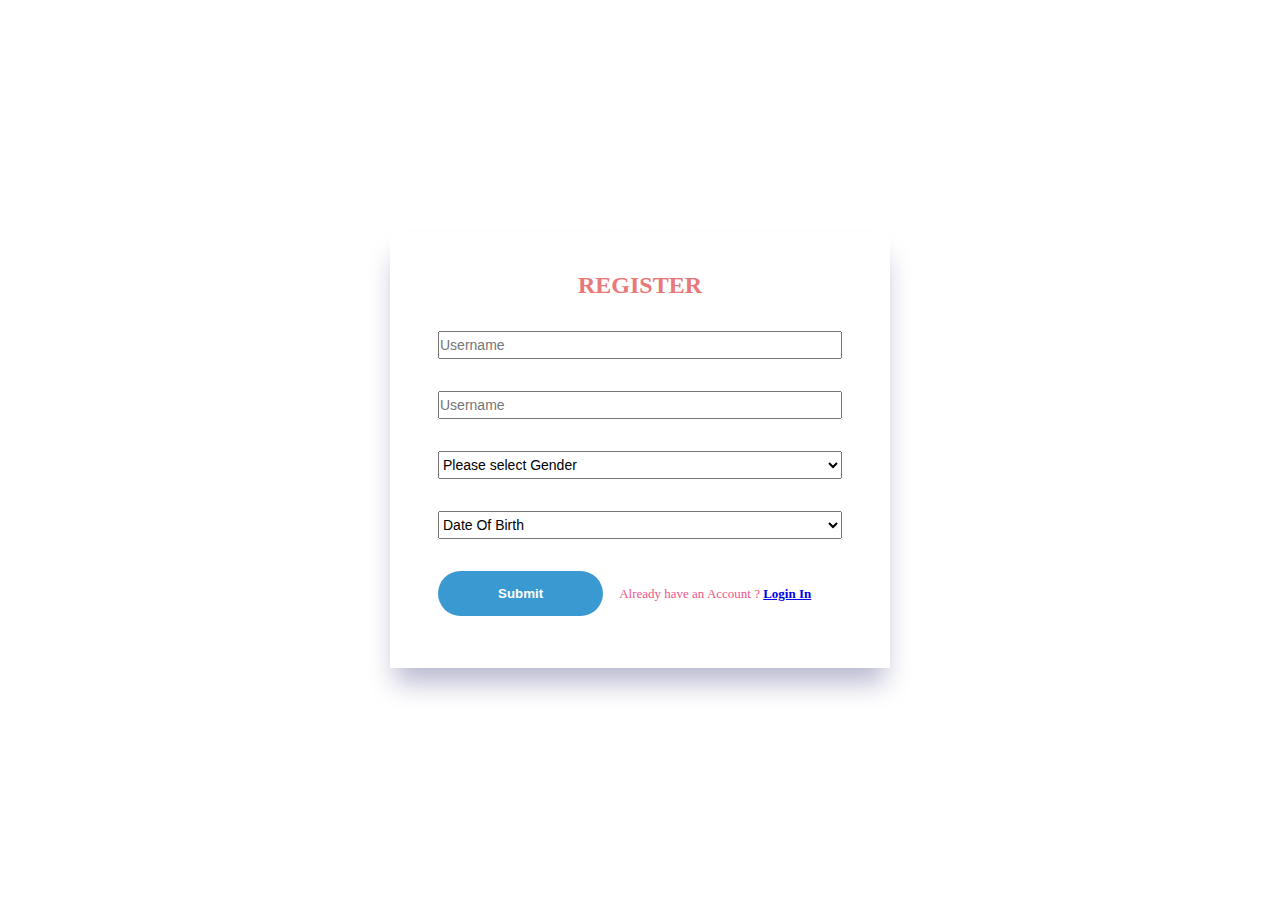
<file: Week3/index.html>
<!DOCTYPE html>
<html lang="en">
<head>
    <meta charset="UTF-8">
    <meta http-equiv="X-UA-Compatible" content="IE=edge">
    <meta name="viewport" content="width=device-width, initial-scale=1.0">
    <link rel="stylesheet" href="style.css">
    <title>Register</title>
</head>
<body>
   
      <div class="register-wrapper">
        <div class="register-top">
            <h2>Register </h2>
            <form action="login.html">
                <div class="input-wrapper">
                    <input type="text" placeholder="Username" required>
                </div>
                <div class="input-wrapper">
                    <input type="text" placeholder="Username" required>
                </div>
                <div class="input-wrapper">
                      
                    <select >
                        <option value="">Please select Gender</option>
                        <option value="female">Female</option>
                        <option value="male">Male</option>
                       
                      </select>                    
                </div>
                <div class="input-wrapper">
                      
                    <select >
                        <option value="">Date Of Birth</option>
                        <option >20/05/2022</option>
                        <option >20/05/2022</option>
        
                      </select>                    
                </div>

                <div class="input-wrapper">
                    <button type="submit">Submit</button>
                    <p>Already have an Account ? <span><a href="login.html">Login In</a></span></p>
                </div>
            </form>
        </div>
      </div>
        
     
</body>
</html>
</file>
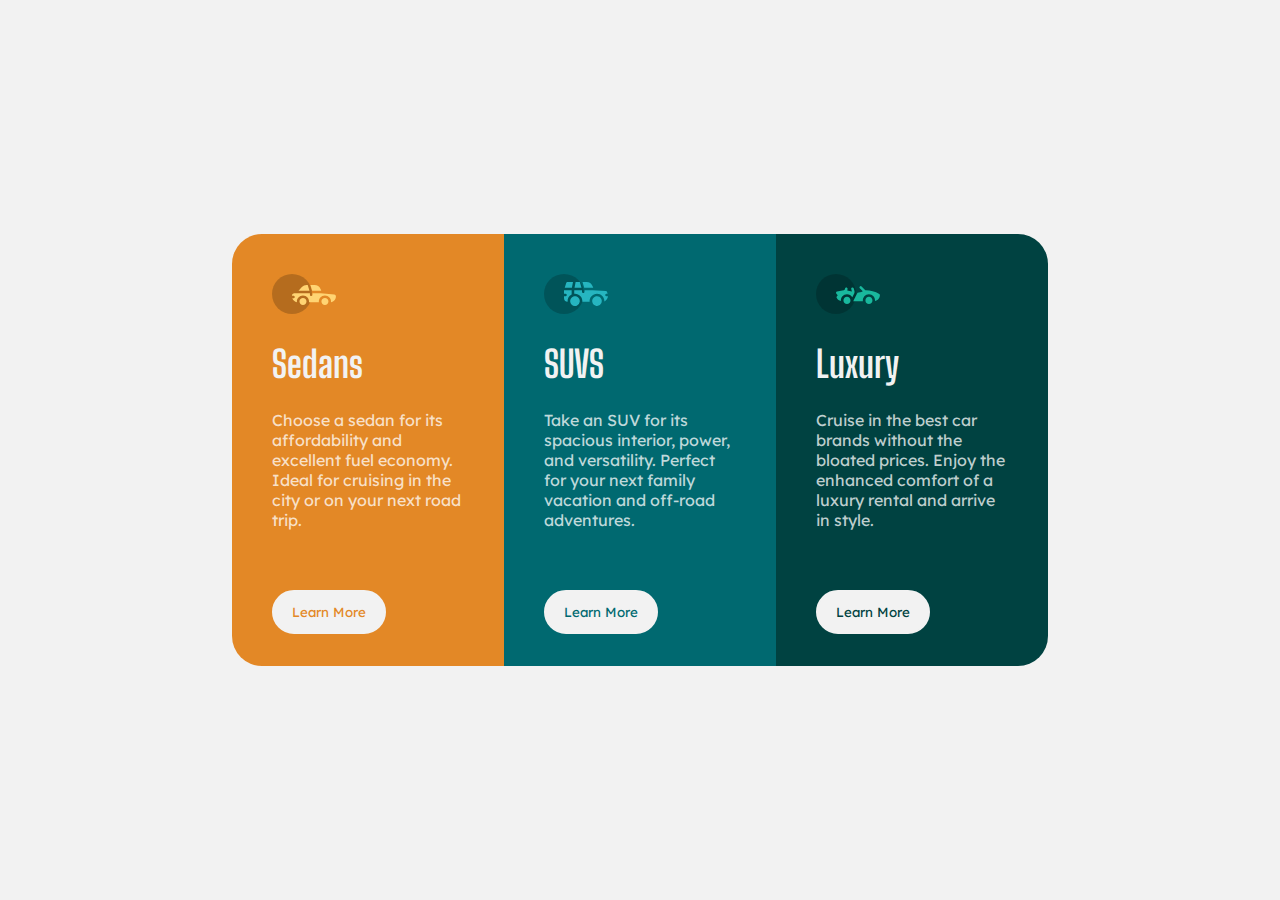
<file: Week5/index.html>
<!DOCTYPE html>
<html lang="en">

<head>
  <meta charset="UTF-8">
  <meta name="viewport" content="width=device-width, initial-scale=1.0">
  <!-- displays site properly based on user's device -->

  <link rel="icon" type="image/png" sizes="32x32" href="./images/favicon-32x32.png">

  <title>3-column card </title>
  <link rel="stylesheet" href="style.css">
</head>

<body>
  <div class="container">
    <div class="items">
      <div class="item first">
        <div class="image"><img src="./images/icon-sedans.svg" alt="icon"></div>
        <h1>
          Sedans
        </h1>
        <p>
          Choose a sedan for its affordability and excellent fuel economy. Ideal for cruising in the city
          or on your next road trip.
        </p>
        <button>Learn more</button>
      </div>
      <div class="item second">
        <div class="image"><img src="./images/icon-suvs.svg" alt="icon"></div>
        <h1>
          SUVS
        </h1>
        <p>
          Take an SUV for its spacious interior, power, and versatility. Perfect for your next family vacation
          and off-road adventures.
        </p>
        <button>Learn more</button>
      </div>
      <div class="item third">
        <div class="image"><img src="./images/icon-luxury.svg" alt="icon"></div>
        <h1>
          Luxury
        </h1>
        <p>
          Cruise in the best car brands without the bloated prices. Enjoy the enhanced comfort of a luxury
          rental and arrive in style.
        </p>
        <button>Learn more</button>
      </div>
    </div>
  </div>

</body>

</html>
</file>
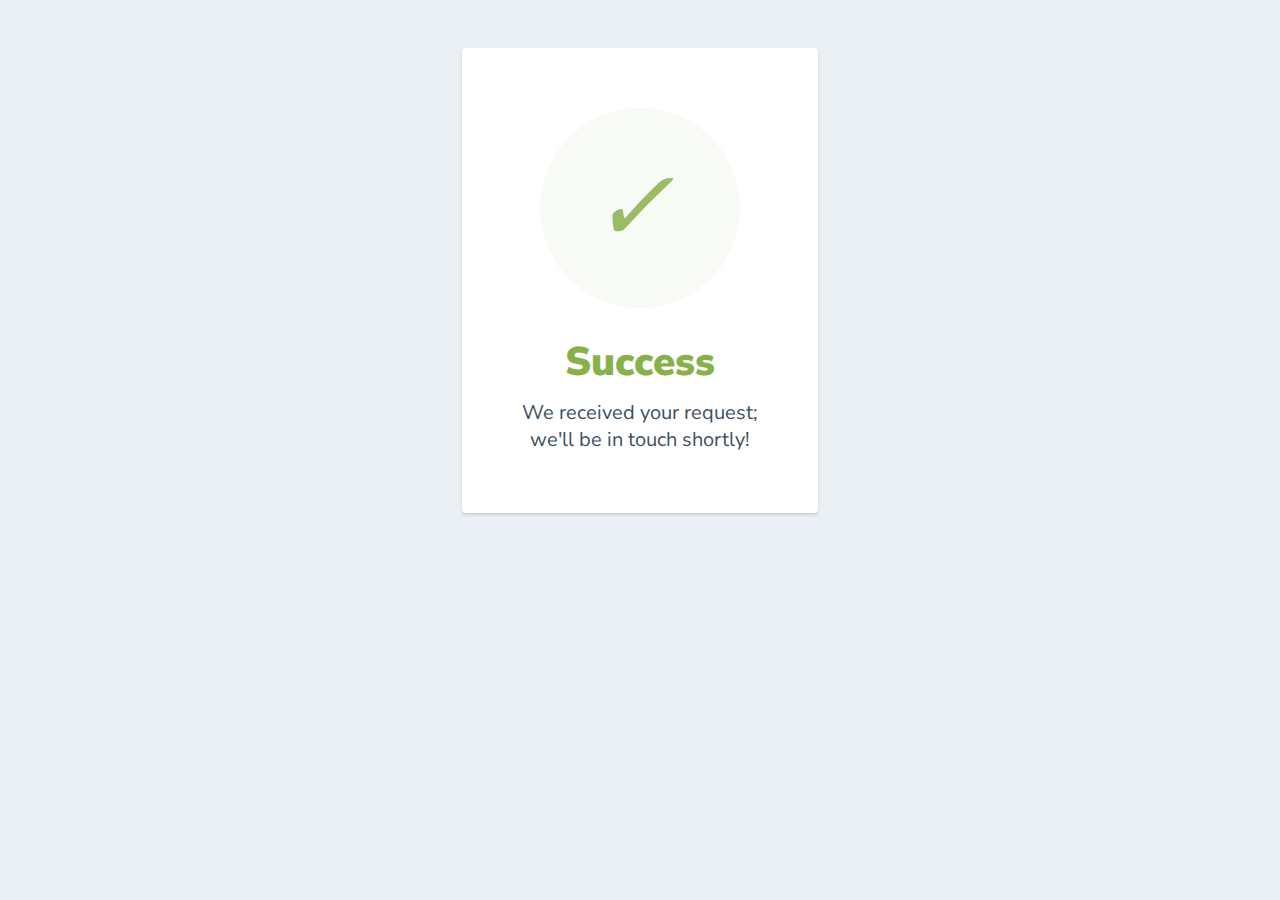
<file: Week3/sucess.html>
<!DOCTYPE html>
<html lang="en">

<html>
  <head>
    <link href="https://fonts.googleapis.com/css?family=Nunito+Sans:400,400i,700,900&display=swap" rel="stylesheet">

  </head>
    <style>
      body {
        text-align: center;
        padding: 40px 0;
        background: #EBF0F5;
      }
        h1 {
          color: #88B04B;
          font-family: "Nunito Sans", "Helvetica Neue", sans-serif;
          font-weight: 900;
          font-size: 40px;
          margin-bottom: 10px;
        }
        p {
          color: #404F5E;
          font-family: "Nunito Sans", "Helvetica Neue", sans-serif;
          font-size:20px;
          margin: 0;
        }
      i {
        color: #9ABC66;
        font-size: 100px;
        line-height: 200px;
        margin-left:-15px;
      }
      .card {
        background: white;
        padding: 60px;
        border-radius: 4px;
        box-shadow: 0 2px 3px #C8D0D8;
        display: inline-block;
        margin: 0 auto;
      }
    </style>
    <body>
      <div class="card">
      <div style="border-radius:200px; height:200px; width:200px; background: #F8FAF5; margin:0 auto;">
        <i class="checkmark">✓</i>
      </div>
        <h1>Success</h1> 
        <p>We received your  request;<br/> we'll be in touch shortly!</p>
      </div>

      <script>
        Swal.fire(
        'Good job!',
        'You clicked the button!',
        'success'
        )
    </script>
    </body>
</html>
</file>
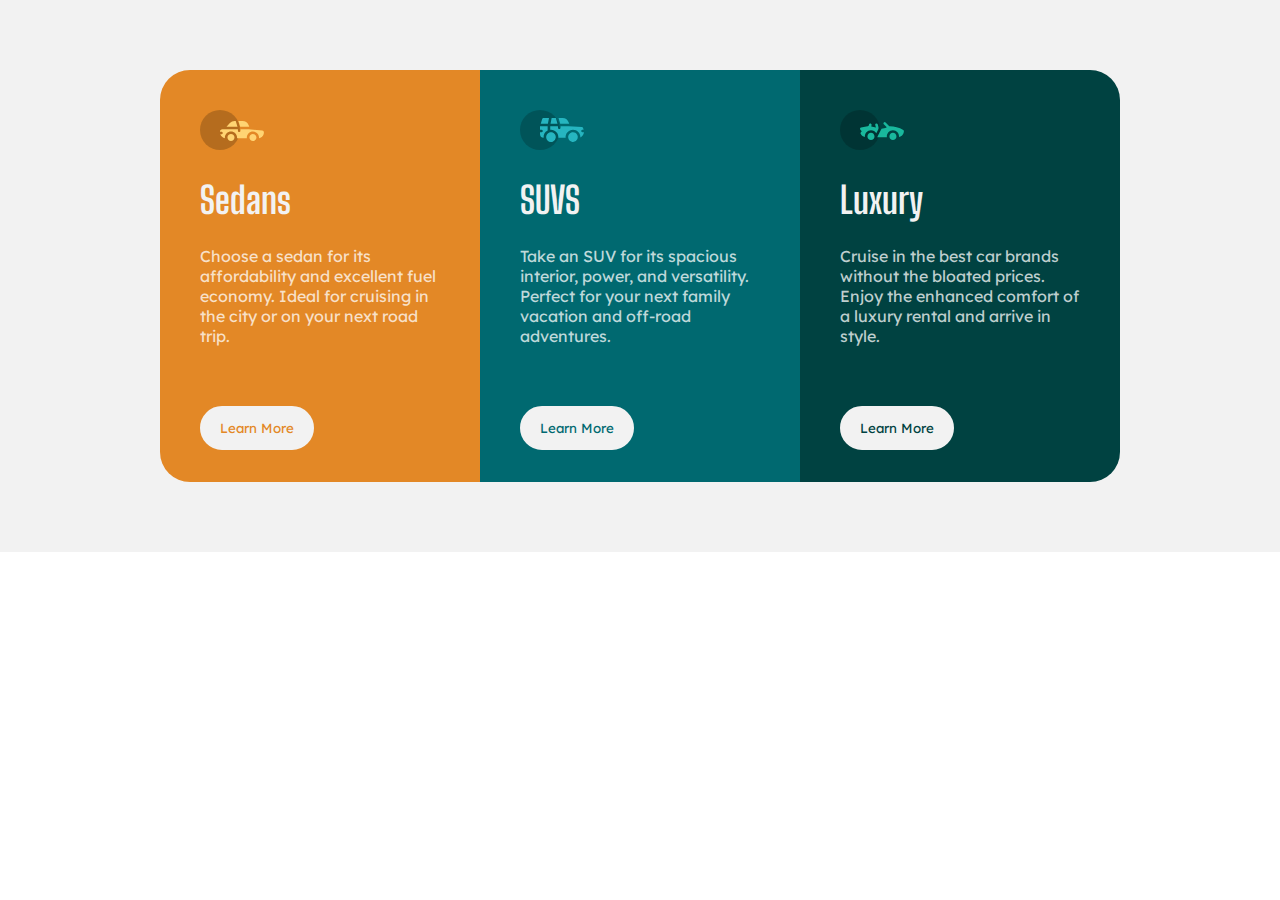
<file: Week5/grid.html>
<!DOCTYPE html>
<html lang="en">

<head>
  <meta charset="UTF-8">
  <meta name="viewport" content="width=device-width, initial-scale=1.0">

  <link rel="icon" type="image/png" sizes="32x32" href="./images/favicon-32x32.png">

  <title>3-column card </title>
  <link rel="stylesheet" href="grid.css">
</head>

<body>
  <div class="container">
    <div class="items">
      <div class="item first">
        <div class="image"><img src="./images/icon-sedans.svg" alt="icon"></div>
        <h1>
          Sedans
        </h1>
        <p>
          Choose a sedan for its affordability and excellent fuel economy. Ideal for cruising in the city
          or on your next road trip.
        </p>
        <button>Learn more</button>
      </div>
      <div class="item second">
        <div class="image"><img src="./images/icon-suvs.svg" alt="icon"></div>
        <h1>
          SUVS
        </h1>
        <p>
          Take an SUV for its spacious interior, power, and versatility. Perfect for your next family vacation
          and off-road adventures.
        </p>
        <button>Learn more</button>
      </div>
      <div class="item third">
        <div class="image"><img src="./images/icon-luxury.svg" alt="icon"></div>
        <h1>
          Luxury
        </h1>
        <p>
          Cruise in the best car brands without the bloated prices. Enjoy the enhanced comfort of a luxury
          rental and arrive in style.
        </p>
        <button>Learn more</button>
      </div>
    </div>
  </div>

</body>

</html>
</file>
<file: Week3/style.css>
*{
    margin: 0;
    padding: 0;
    box-sizing: border-box;
}
body{
    display: flex;
    justify-content: center;
   justify-items: center;
   height: 100vh;
   align-items: center;
}


.register-wrapper{
    width: 500px;
    box-shadow: 0 20px 25px -5px rgb(185, 185, 209);
    background-color: #fff;
}

.register-top{
    padding:  40px 48px 20px ;
}

h2{
    text-transform: uppercase;
    font-weight: 600;
    text-align: center;
    color: rgb(233, 120, 120);
    margin-bottom: 32px;
}


.input-wrapper{
    display: flex;
    align-items: center;
    margin-bottom: 32px;
}

p{
    font-size: 13px;
    color: #e58f;
}

span{
    color: #3a99d0;
    font-weight: 600;
    cursor: pointer;
}

input{
    font-size: 14px;
    font-weight: 500;
    padding: 4px 0;
    width: 100%;
    
}

select{
    font-size: 14px;
    font-weight: 500;
    padding: 4px 0;
    width: 100%;
}

button{
    cursor: pointer;
    padding: 15px 60px;
    border-radius: 30px;
    font-weight: 600;
    border: none;
    color: #fff;
    background-color: #3a99d0;
    margin-right: 16px;
    transition: .5s ease-in;
}
</file>
<file: Week5/style.css>
@import url('https://fonts.googleapis.com/css2?family=Lexend+Deca&display=swap');
@import url('https://fonts.googleapis.com/css2?family=Big+Shoulders+Display:wght@700&display=swap');
*{
    margin: 0;
    padding: 0;
    box-sizing: border-box;
    font-family: 'Lexend Deca', sans-serif;
}


:root{
    --bright-orange: hsl(31, 77%, 52%);
    --dark-cyan: hsl(184, 100%, 22%);
    --very-dark-cyan: hsl(179, 100%, 13%);
}
.items{
    background-color:hsl(0, 0%, 95%);
    min-height:100vh;
    display : flex;
    flex-direction:row;
    align-items:center;
    justify-content:center;
}
.item{
    background-color: var(--dark-cyan);
    min-height: 25rem;
    max-width: 17rem;
    padding : 2.5rem;
    position: relative;
}
.item .image{
    margin-bottom : 1.5rem;
}
.item h1{
    color: hsl(0, 0%, 95%);
    font-size:2.3rem;
    font-family: 'Big Shoulders Display', cursive;
}
.item p{
    color : hsla(0, 0%, 100%, 0.75);
    margin-top : 1.5rem;
    margin-bottom: 6rem;
}

.item button{
    position: absolute;
    bottom: 0;
    background : hsl(0, 0%, 95%);
    margin-bottom: 2rem;
    text-align: center;
    border: 2px solid hsl(0, 0%, 95%);
    padding:12px 18px;
    border-radius:30px;
    color :hsl(184, 100%, 22%);
    text-transform: capitalize;
    cursor: pointer;
}
.first{
    background-color:hsl(31, 77%, 52%);
    border-radius:30px 0 0 30px;
}
.second{
    background-color:hsl(184, 100%, 22%);
}
.third{
    background-color:hsl(179, 100%, 13%);
    border-radius: 0 30px 30px 0px;

}

.first button{
    color:hsl(31, 77%, 52%);
}
.second button {
    color:hsl(184, 100%, 22%);
}
.third button{
    color:hsl(179, 100%, 13%);
}
button:hover{
    background-color:transparent;
    color:hsl(0, 0%, 95%);
}
@media (max-width: 950px)  {
    .items{
        flex-direction:column;
        padding: 5rem 0;
    }
    .item{
        min-width: 22rem;
    }
}
</file>
<file: Week5/grid.css>
@import url('https://fonts.googleapis.com/css2?family=Lexend+Deca&display=swap');
@import url('https://fonts.googleapis.com/css2?family=Big+Shoulders+Display:wght@700&display=swap');
*{
    margin: 0;
    padding: 0;
    box-sizing: border-box;
    font-family: 'Lexend Deca', sans-serif;
}


:root{
    --bright-orange: hsl(31, 77%, 52%);
    --dark-cyan: hsl(184, 100%, 22%);
    --very-dark-cyan: hsl(179, 100%, 13%);
}
.items{
    background-color:hsl(0, 0%, 95%);
    display: grid;
    grid-template-columns: repeat(auto-fit, 20rem);
    justify-content: center;
    padding: 70px 0;
    
  
}
.item{
    background-color: var(--dark-cyan);
    min-height: 20rem;
    padding : 2.5rem;
    position: relative;
    
}
.item .image{
    margin-bottom : 1.5rem;
}
.item h1{
    color: hsl(0, 0%, 95%);
    font-size:2.3rem;
    font-family: 'Big Shoulders Display', cursive;
}
.item p{
    color : hsla(0, 0%, 100%, 0.75);
    margin-top : 1.5rem;
    margin-bottom: 6rem;
}

.item button{
    position: absolute;
    bottom: 0;
    background : hsl(0, 0%, 95%);
    margin-bottom: 2rem;
    text-align: center;
    border: 2px solid hsl(0, 0%, 95%);
    padding:12px 18px;
    border-radius:30px;
    color :hsl(184, 100%, 22%);
    text-transform: capitalize;
    cursor: pointer;
}
.first{
    background-color:hsl(31, 77%, 52%);
    border-radius:30px 0 0 30px;
}
.second{
    background-color:hsl(184, 100%, 22%);
}
.third{
    background-color:hsl(179, 100%, 13%);
    border-radius: 0 30px 30px 0px;

}

.first button{
    color:hsl(31, 77%, 52%);
}
.second button {
    color:hsl(184, 100%, 22%);
}
.third button{
    color:hsl(179, 100%, 13%);
}
button:hover{
    background-color:transparent;
    color:hsl(0, 0%, 95%);
}
@media (max-width: 950px)  {
    .items{
        flex-direction:column;
        padding: 5rem 0;
    }
    .item{
        min-width: 22rem;
    }
}
</file>
